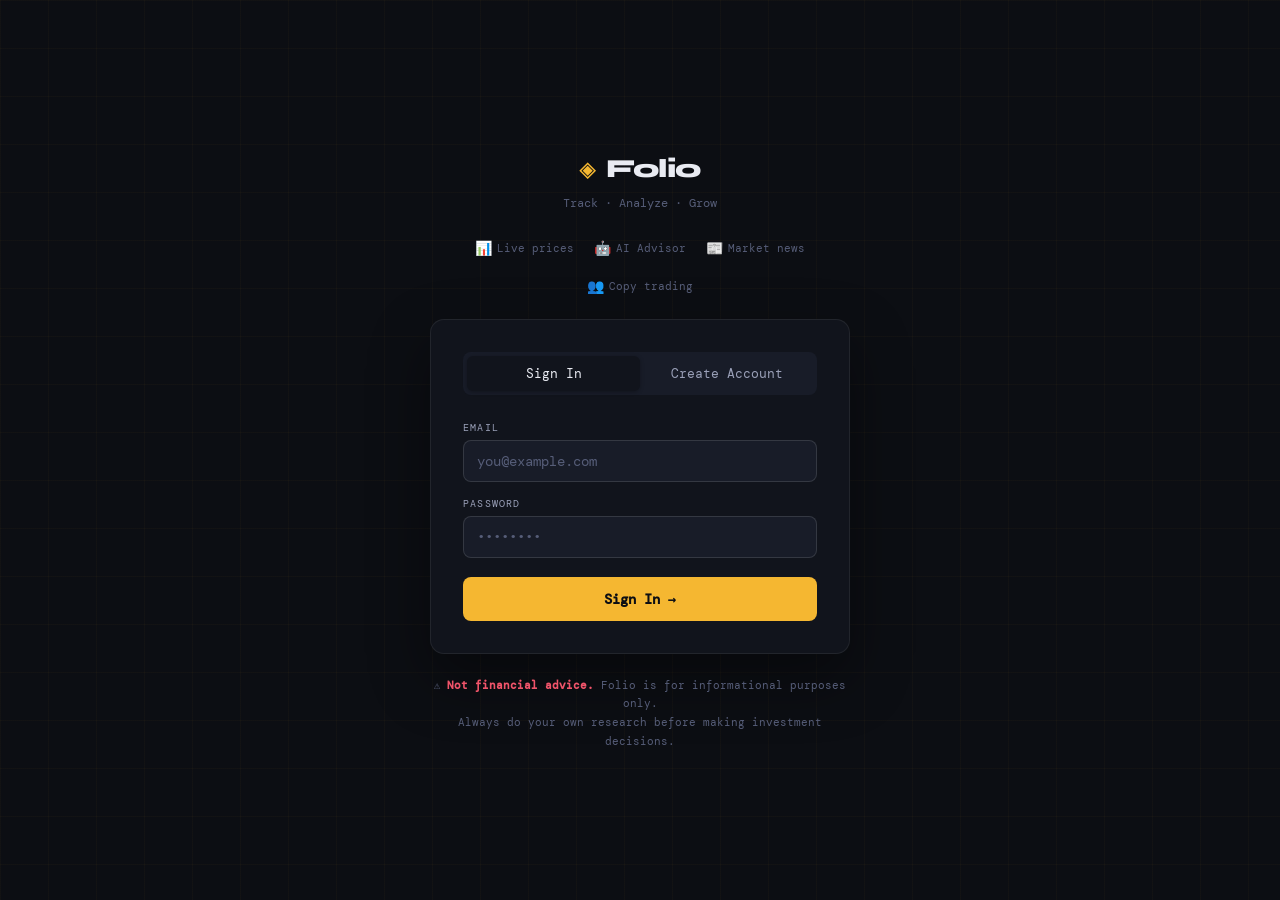
<file: portfolio-tracker/frontend/import.html>
<!DOCTYPE html>
<html lang="en">
<head>
  <meta charset="UTF-8" />
  <meta name="viewport" content="width=device-width, initial-scale=1.0" />
  <title>Folio — Import Portfolio</title>
  <link rel="preconnect" href="https://fonts.googleapis.com" />
  <link href="https://fonts.googleapis.com/css2?family=Syne:wght@700;800&family=DM+Mono:wght@400;500&display=swap" rel="stylesheet" />
  <style>
    :root {
      --bg:#0c0e13;--bg2:#11141c;--bg3:#181c28;--bg4:#1f2435;
      --border:rgba(255,255,255,0.07);--border2:rgba(255,255,255,0.12);
      --text:#e9ebf2;--text2:#9aa0b8;--text3:#565d78;
      --accent:#f5b731;--accent2:#f7c94a;--accent-bg:rgba(245,183,49,0.10);
      --green:#26d9a0;--green-bg:rgba(38,217,160,0.10);
      --red:#f0546a;--red-bg:rgba(240,84,106,0.10);
      --blue:#5b8af5;--blue-bg:rgba(91,138,245,0.10);
      --font-d:'Syne',sans-serif;--font-m:'DM Mono',monospace;
      --radius:14px;--radius-sm:8px;
    }
    *,*::before,*::after{box-sizing:border-box;margin:0;padding:0}
    body{background:var(--bg);color:var(--text);font-family:var(--font-m);font-size:13.5px;min-height:100vh;padding:32px 24px 60px}
    body::before{content:'';position:fixed;inset:0;background-image:linear-gradient(rgba(245,183,49,0.02) 1px,transparent 1px),linear-gradient(90deg,rgba(245,183,49,0.02) 1px,transparent 1px);background-size:48px 48px;pointer-events:none;z-index:0}

    .container{max-width:900px;margin:0 auto;position:relative;z-index:1}

    /* Header */
    .top-bar{display:flex;align-items:center;justify-content:space-between;margin-bottom:32px}
    .logo{display:flex;align-items:center;gap:9px;text-decoration:none}
    .logo-mark{color:var(--accent);font-size:20px}.logo-text{font-family:var(--font-d);font-size:19px;font-weight:800;letter-spacing:-0.5px;color:var(--text)}
    .back-btn{background:transparent;border:1px solid var(--border2);border-radius:var(--radius-sm);color:var(--text2);font-family:var(--font-m);font-size:12px;padding:7px 14px;cursor:pointer;text-decoration:none;display:inline-block;transition:all 0.14s}
    .back-btn:hover{background:var(--bg3);color:var(--text)}

    .eyebrow{font-size:10px;letter-spacing:0.15em;text-transform:uppercase;color:var(--accent);margin-bottom:6px}
    .page-title{font-family:var(--font-d);font-size:28px;font-weight:800;letter-spacing:-0.8px;margin-bottom:24px}

    /* Cards */
    .card{background:var(--bg2);border:1px solid var(--border);border-radius:var(--radius);padding:24px;margin-bottom:20px}

    /* Upload zone */
    .upload-zone{border:2px dashed var(--border2);border-radius:var(--radius-sm);padding:48px 24px;text-align:center;cursor:pointer;transition:all 0.2s;position:relative}
    .upload-zone:hover,.upload-zone.drag-over{border-color:var(--accent);background:var(--accent-bg)}
    .upload-zone input[type=file]{position:absolute;inset:0;opacity:0;cursor:pointer;width:100%;height:100%}
    .upload-icon{font-size:36px;margin-bottom:12px}
    .upload-title{font-family:var(--font-d);font-size:16px;font-weight:700;margin-bottom:6px}
    .upload-sub{font-size:12px;color:var(--text2)}
    .upload-sub strong{color:var(--accent)}

    /* Steps */
    .steps{display:grid;grid-template-columns:repeat(3,1fr);gap:12px;margin-bottom:20px}
    .step{background:var(--bg3);border:1px solid var(--border);border-radius:var(--radius-sm);padding:16px;text-align:center}
    .step-num{width:28px;height:28px;border-radius:50%;background:var(--accent-bg);border:1px solid var(--accent);color:var(--accent);font-family:var(--font-d);font-size:13px;font-weight:700;display:flex;align-items:center;justify-content:center;margin:0 auto 10px}
    .step-title{font-size:12.5px;font-weight:500;margin-bottom:4px}
    .step-desc{font-size:11px;color:var(--text2);line-height:1.5}

    /* Preview table */
    .table-wrap{overflow-x:auto}
    table{width:100%;border-collapse:collapse;white-space:nowrap}
    th{background:var(--bg3);color:var(--text3);font-size:10px;letter-spacing:0.1em;text-transform:uppercase;padding:10px 14px;text-align:left;font-weight:400}
    td{padding:11px 14px;border-top:1px solid var(--border);color:var(--text);font-size:13px}
    tr:hover td{background:rgba(255,255,255,0.015)}
    .cell-ticker{font-family:var(--font-d);font-size:14px;font-weight:700}
    .empty-row td{text-align:center;color:var(--text3);padding:40px!important}

    /* Badges */
    .badge{display:inline-flex;align-items:center;padding:2px 9px;border-radius:20px;font-size:11px;font-weight:500}
    .badge-green{background:var(--green-bg);color:var(--green)}
    .badge-red{background:var(--red-bg);color:var(--red)}
    .badge-blue{background:var(--blue-bg);color:var(--blue)}

    /* Checkbox */
    .row-check{width:16px;height:16px;cursor:pointer;accent-color:var(--accent)}

    /* Summary bar */
    .summary-bar{display:flex;gap:20px;padding:16px 20px;background:var(--bg3);border-radius:var(--radius-sm);margin-bottom:16px;flex-wrap:wrap}
    .summary-item{display:flex;flex-direction:column;gap:3px}
    .summary-label{font-size:10px;letter-spacing:0.1em;text-transform:uppercase;color:var(--text3)}
    .summary-value{font-family:var(--font-d);font-size:18px;font-weight:700}

    /* Buttons */
    .btn{font-family:var(--font-m);font-size:13px;padding:10px 20px;border-radius:var(--radius-sm);border:none;cursor:pointer;transition:all 0.14s}
    .btn-accent{background:var(--accent);color:#0c0e13;font-weight:600}.btn-accent:hover{background:var(--accent2)}.btn-accent:disabled{opacity:.45;cursor:not-allowed}
    .btn-ghost{background:transparent;border:1px solid var(--border2);color:var(--text2)}.btn-ghost:hover{background:var(--bg3);color:var(--text)}
    .btn-danger{background:var(--red-bg);border:1px solid var(--red);color:var(--red)}

    /* Messages */
    .msg{padding:12px 16px;border-radius:var(--radius-sm);font-size:13px;margin-top:16px;display:none;line-height:1.6}
    .msg-error{background:var(--red-bg);border:1px solid var(--red);color:var(--red)}
    .msg-success{background:var(--green-bg);border:1px solid var(--green);color:var(--green)}
    .msg-info{background:var(--blue-bg);border:1px solid var(--blue);color:var(--blue)}

    /* Progress */
    .progress-bar{height:4px;background:var(--bg4);border-radius:2px;overflow:hidden;margin:12px 0}
    .progress-fill{height:100%;background:var(--accent);border-radius:2px;transition:width 0.3s;width:0%}

    /* Actions row */
    .actions{display:flex;gap:10px;align-items:center;flex-wrap:wrap}
    .select-all-label{font-size:12px;color:var(--text2);display:flex;align-items:center;gap:6px;cursor:pointer}

    /* Skipped rows */
    .skipped-section{margin-top:16px}
    .skipped-title{font-size:11px;color:var(--text3);margin-bottom:8px;cursor:pointer}
    .skipped-list{display:none;font-size:11px;color:var(--text3);line-height:1.8;padding:10px;background:var(--bg3);border-radius:var(--radius-sm)}

    /* Spinner */
    .spinner{width:18px;height:18px;border:2px solid rgba(255,255,255,0.2);border-top-color:var(--accent);border-radius:50%;animation:spin 0.8s linear infinite;display:inline-block;vertical-align:middle;margin-right:6px}
    @keyframes spin{to{transform:rotate(360deg)}}
  </style>
</head>
<body>
<div class="container">

  <!-- Header -->
  <div class="top-bar">
    <a class="logo" href="index.html"><span class="logo-mark">◈</span><span class="logo-text">Folio</span></a>
    <a class="back-btn" href="index.html">← Back to App</a>
  </div>

  <p class="eyebrow">Fidelity CSV Import</p>
  <h1 class="page-title">Import Your Portfolio</h1>

  <!-- How it works -->
  <div class="steps">
    <div class="step">
      <div class="step-num">1</div>
      <p class="step-title">Export from Fidelity</p>
      <p class="step-desc">Accounts & Trade → Activity & Orders → Download → CSV</p>
    </div>
    <div class="step">
      <div class="step-num">2</div>
      <p class="step-title">Upload here</p>
      <p class="step-desc">Drop your CSV file below. We read it locally — nothing is sent anywhere.</p>
    </div>
    <div class="step">
      <div class="step-num">3</div>
      <p class="step-title">Review & Import</p>
      <p class="step-desc">Check the detected holdings, deselect any you don't want, then import.</p>
    </div>
  </div>

  <!-- Upload zone -->
  <div class="card">
    <div class="upload-zone" id="upload-zone">
      <input type="file" accept=".csv" id="csv-file" onchange="handleFile(this.files[0])" />
      <div class="upload-icon">📂</div>
      <p class="upload-title">Drop your Fidelity CSV here</p>
      <p class="upload-sub">or click to browse · <strong>Fidelity format supported</strong></p>
    </div>
    <div class="msg msg-error"   id="msg-error"></div>
    <div class="msg msg-info"    id="msg-info"></div>
  </div>

  <!-- Preview (hidden until CSV loaded) -->
  <div id="preview-section" style="display:none">

    <div class="card">
      <p style="font-size:10px;letter-spacing:0.12em;text-transform:uppercase;color:var(--text2);margin-bottom:14px">Detected Holdings — Net Positions</p>

      <div class="summary-bar" id="summary-bar"></div>

      <div class="actions" style="margin-bottom:14px">
        <label class="select-all-label">
          <input type="checkbox" id="select-all" checked onchange="toggleAll(this.checked)" />
          Select all
        </label>
        <span style="flex:1"></span>
        <button class="btn btn-ghost btn-sm" onclick="resetImport()">↺ Upload different file</button>
      </div>

      <div class="table-wrap">
        <table>
          <thead>
            <tr>
              <th></th>
              <th>Ticker</th>
              <th>Net Shares</th>
              <th>Avg Buy Price</th>
              <th>Total Buys</th>
              <th>Total Sells</th>
              <th>First Trade</th>
              <th>Status</th>
            </tr>
          </thead>
          <tbody id="preview-tbody"></tbody>
        </table>
      </div>

      <div id="skipped-section" class="skipped-section" style="display:none">
        <p class="skipped-title" onclick="toggleSkipped()">▶ Show skipped rows (dividends, reinvestments, etc.)</p>
        <div class="skipped-list" id="skipped-list"></div>
      </div>
    </div>

    <div class="card">
      <p style="font-size:10px;letter-spacing:0.12em;text-transform:uppercase;color:var(--text2);margin-bottom:6px">Import Settings</p>
      <p style="font-size:12px;color:var(--text2);margin-bottom:16px">Holdings that already exist in your portfolio will be skipped automatically.</p>

      <div class="progress-bar" id="progress-bar" style="display:none"><div class="progress-fill" id="progress-fill"></div></div>

      <div class="actions">
        <button class="btn btn-accent" id="import-btn" onclick="importHoldings()">
          ⊕ Import Selected Holdings
        </button>
        <span id="import-status" style="font-size:12px;color:var(--text2)"></span>
      </div>

      <div class="msg msg-success" id="msg-success"></div>
      <div class="msg msg-error"   id="msg-import-error"></div>
    </div>
  </div>

</div>

<script>
const API = "https://folio-backend-ldny.onrender.com";
const token = localStorage.getItem("folio_token");
if (!token) window.location.href = "login.html";

let parsedHoldings = []; // final aggregated holdings
let skippedRows = [];

// ── Drag and drop ─────────────────────────────
const zone = document.getElementById("upload-zone");
zone.addEventListener("dragover",  e => { e.preventDefault(); zone.classList.add("drag-over"); });
zone.addEventListener("dragleave", () => zone.classList.remove("drag-over"));
zone.addEventListener("drop", e => { e.preventDefault(); zone.classList.remove("drag-over"); handleFile(e.dataTransfer.files[0]); });

// ── Handle file ───────────────────────────────
function handleFile(file) {
  if (!file || !file.name.endsWith(".csv")) {
    showMsg("msg-error", "Please upload a .csv file.");
    return;
  }
  const reader = new FileReader();
  reader.onload = e => parseCSV(e.target.result);
  reader.readAsText(file);
}

// ── Parse Fidelity CSV ────────────────────────
function parseCSV(text) {
  hideMsg("msg-error");
  hideMsg("msg-info");

  const lines = text.split("\n").map(l => l.trim()).filter(l => l.length > 0);

  // Find the header line
  let headerIdx = -1;
  for (let i = 0; i < lines.length; i++) {
    if (lines[i].includes("Run Date") && lines[i].includes("Symbol") && lines[i].includes("Action")) {
      headerIdx = i;
      break;
    }
  }

  if (headerIdx === -1) {
    showMsg("msg-error", "Could not find Fidelity CSV headers. Make sure you downloaded from Fidelity → Activity & Orders → Download CSV.");
    return;
  }

  const headers = parseCSVLine(lines[headerIdx]);
  const colIdx = {};
  headers.forEach((h, i) => { colIdx[h.trim().replace(/\uFEFF/g, "")] = i; });

  const dateCol   = colIdx["Run Date"];
  const actionCol = colIdx["Action"];
  const symbolCol = colIdx["Symbol"];
  const priceCol  = colIdx["Price ($)"];
  const qtyCol    = colIdx["Quantity"];

  // Aggregate by ticker
  const positions = {}; // ticker → { totalShares, totalCost, buyCount, sellCount, firstDate, sells }
  skippedRows = [];

  for (let i = headerIdx + 1; i < lines.length; i++) {
    const line = lines[i].trim();
    if (!line) continue;

    // Stop at disclaimer
    if (line.startsWith('"The data') || line.startsWith("Date downloaded")) break;

    const cols   = parseCSVLine(line);
    if (cols.length < 5) continue;

    const date   = (cols[dateCol]   || "").trim();
    const action = (cols[actionCol] || "").trim().toUpperCase();
    const symbol = (cols[symbolCol] || "").trim().toUpperCase();
    const price  = parseFloat(cols[priceCol]  || "0") || 0;
    const qty    = parseFloat(cols[qtyCol]    || "0") || 0;

    if (!symbol || symbol === "SYMBOL") continue;

    const isBuy  = action.includes("YOU BOUGHT");
    const isSell = action.includes("YOU SOLD");

    if (!isBuy && !isSell) {
      skippedRows.push(`${date} — ${symbol} — ${cols[actionCol] || "Unknown action"}`);
      continue;
    }

    if (!positions[symbol]) {
      positions[symbol] = { totalBuyShares: 0, totalBuyCost: 0, totalSellShares: 0, buyCount: 0, sellCount: 0, firstDate: date };
    }

    const pos = positions[symbol];
    if (date && pos.firstDate && date < pos.firstDate) pos.firstDate = date;

    if (isBuy && qty > 0 && price > 0) {
      pos.totalBuyShares += qty;
      pos.totalBuyCost   += qty * price;
      pos.buyCount++;
    } else if (isSell && qty !== 0 && price > 0) {
      pos.totalSellShares += Math.abs(qty);
      pos.sellCount++;
    }
  }

  // Build final net positions
  parsedHoldings = [];
  for (const [ticker, pos] of Object.entries(positions)) {
    const netShares = pos.totalBuyShares - pos.totalSellShares;
    if (netShares <= 0.0001) continue; // fully sold — skip
    const avgPrice = pos.totalBuyCost / pos.totalBuyShares;

    parsedHoldings.push({
      ticker,
      netShares:   Math.round(netShares * 10000) / 10000,
      avgPrice:    Math.round(avgPrice * 100) / 100,
      totalBuys:   pos.buyCount,
      totalSells:  pos.sellCount,
      firstDate:   pos.firstDate,
      selected:    true,
    });
  }

  parsedHoldings.sort((a, b) => a.ticker.localeCompare(b.ticker));

  if (parsedHoldings.length === 0) {
    showMsg("msg-error", "No active holdings found in this CSV. Make sure the file contains buy transactions.");
    return;
  }

  renderPreview();
  document.getElementById("preview-section").style.display = "block";
  showMsg("msg-info", `✓ Found ${parsedHoldings.length} active holdings from ${Object.keys(positions).length} tickers traded. Review below and click Import.`);
}

// ── Parse a single CSV line handling quoted fields ──
function parseCSVLine(line) {
  const result = [];
  let current = "";
  let inQuotes = false;
  for (let i = 0; i < line.length; i++) {
    const ch = line[i];
    if (ch === '"') { inQuotes = !inQuotes; }
    else if (ch === "," && !inQuotes) { result.push(current); current = ""; }
    else { current += ch; }
  }
  result.push(current);
  return result;
}

// ── Render preview table ──────────────────────
function renderPreview() {
  const tbody = document.getElementById("preview-tbody");
  tbody.innerHTML = parsedHoldings.map((h, i) => `
    <tr>
      <td><input type="checkbox" class="row-check" data-idx="${i}" ${h.selected?"checked":""} onchange="parsedHoldings[${i}].selected=this.checked;updateSummary()" /></td>
      <td class="cell-ticker">${h.ticker}</td>
      <td style="font-family:var(--font-m)">${h.netShares.toLocaleString(undefined,{maximumFractionDigits:4})}</td>
      <td style="font-family:var(--font-m)">${fmt$(h.avgPrice)}</td>
      <td><span class="badge badge-green">▲ ${h.totalBuys} buy${h.totalBuys!==1?"s":""}</span></td>
      <td>${h.totalSells > 0 ? `<span class="badge badge-red">▼ ${h.totalSells} sell${h.totalSells!==1?"s":""}</span>` : "<span style='color:var(--text3)'>—</span>"}</td>
      <td style="font-family:var(--font-m);color:var(--text2)">${h.firstDate||"—"}</td>
      <td><span class="badge badge-blue">Ready</span></td>
    </tr>
  `).join("");

  updateSummary();

  if (skippedRows.length > 0) {
    document.getElementById("skipped-section").style.display = "block";
    document.getElementById("skipped-list").innerHTML = skippedRows.join("<br>");
  }
}

function updateSummary() {
  const selected = parsedHoldings.filter(h => h.selected);
  const totalCost = selected.reduce((s,h) => s + h.netShares * h.avgPrice, 0);
  document.getElementById("summary-bar").innerHTML = `
    <div class="summary-item"><span class="summary-label">Selected</span><span class="summary-value">${selected.length}</span></div>
    <div class="summary-item"><span class="summary-label">Total Holdings</span><span class="summary-value">${parsedHoldings.length}</span></div>
    <div class="summary-item"><span class="summary-label">Est. Cost Basis</span><span class="summary-value">${fmt$(totalCost)}</span></div>
    <div class="summary-item"><span class="summary-label">Skipped Rows</span><span class="summary-value" style="color:var(--text3)">${skippedRows.length}</span></div>
  `;
  document.getElementById("import-btn").textContent = `⊕ Import ${selected.length} Holding${selected.length!==1?"s":""}`;
}

function toggleAll(checked) {
  parsedHoldings.forEach(h => h.selected = checked);
  document.querySelectorAll(".row-check").forEach(c => c.checked = checked);
  updateSummary();
}

function toggleSkipped() {
  const list = document.getElementById("skipped-list");
  const title = document.querySelector(".skipped-title");
  const isVisible = list.style.display !== "none";
  list.style.display = isVisible ? "none" : "block";
  title.textContent = (isVisible ? "▶" : "▼") + " Show skipped rows (dividends, reinvestments, etc.)";
}

// ── Import holdings ───────────────────────────
async function importHoldings() {
  const toImport = parsedHoldings.filter(h => h.selected);
  if (toImport.length === 0) { showMsg("msg-import-error", "No holdings selected."); return; }

  const btn = document.getElementById("import-btn");
  const status = document.getElementById("import-status");
  const progressBar = document.getElementById("progress-bar");
  const progressFill = document.getElementById("progress-fill");

  btn.disabled = true;
  progressBar.style.display = "block";
  hideMsg("msg-success"); hideMsg("msg-import-error");

  let imported = 0, skipped = 0, failed = 0;

  for (let i = 0; i < toImport.length; i++) {
    const h = toImport[i];
    status.textContent = `Importing ${h.ticker}… (${i+1}/${toImport.length})`;
    progressFill.style.width = `${((i+1)/toImport.length)*100}%`;

    try {
      const res = await fetch(`${API}/holdings/`, {
        method: "POST",
        headers: { "Content-Type": "application/json", "Authorization": `Bearer ${token}` },
        body: JSON.stringify({
          ticker: h.ticker,
          shares: h.netShares,
          purchase_price: h.avgPrice,
          purchase_date: formatDate(h.firstDate),
          notes: `Imported from Fidelity CSV`,
        }),
      });

      if (res.status === 401) { window.location.href = "login.html"; return; }
      if (res.ok) { imported++; }
      else {
        const err = await res.json();
        if (err.detail && err.detail.includes("Invalid ticker")) { skipped++; }
        else { failed++; console.warn(`${h.ticker}:`, err.detail); }
      }
    } catch (e) { failed++; console.error(h.ticker, e); }

    // Small delay to avoid rate limiting yfinance
    await sleep(300);
  }

  progressFill.style.width = "100%";
  status.textContent = "";
  btn.disabled = false;

  const msg = `✓ Import complete! ${imported} imported, ${skipped} skipped (invalid ticker), ${failed} failed.`;
  showMsg("msg-success", msg);

  if (imported > 0) {
    setTimeout(() => { window.location.href = "index.html"; }, 2500);
  }
}

// ── Helpers ───────────────────────────────────
function formatDate(fidelityDate) {
  // Convert MM/DD/YYYY to YYYY-MM-DD
  if (!fidelityDate) return null;
  const parts = fidelityDate.split("/");
  if (parts.length !== 3) return null;
  return `${parts[2]}-${parts[0].padStart(2,"0")}-${parts[1].padStart(2,"0")}`;
}

function fmt$(n) {
  if (!n && n !== 0) return "—";
  return new Intl.NumberFormat("en-US",{style:"currency",currency:"USD",minimumFractionDigits:2}).format(n);
}

function showMsg(id, msg) { const el=document.getElementById(id); el.textContent=msg; el.style.display="block"; }
function hideMsg(id) { document.getElementById(id).style.display="none"; }
function sleep(ms) { return new Promise(r => setTimeout(r, ms)); }

function resetImport() {
  parsedHoldings = []; skippedRows = [];
  document.getElementById("preview-section").style.display = "none";
  document.getElementById("csv-file").value = "";
  hideMsg("msg-error"); hideMsg("msg-info");
  document.getElementById("progress-bar").style.display = "none";
  document.getElementById("progress-fill").style.width = "0%";
  document.getElementById("skipped-section").style.display = "none";
}
</script>
</body>
</html>
</file>
